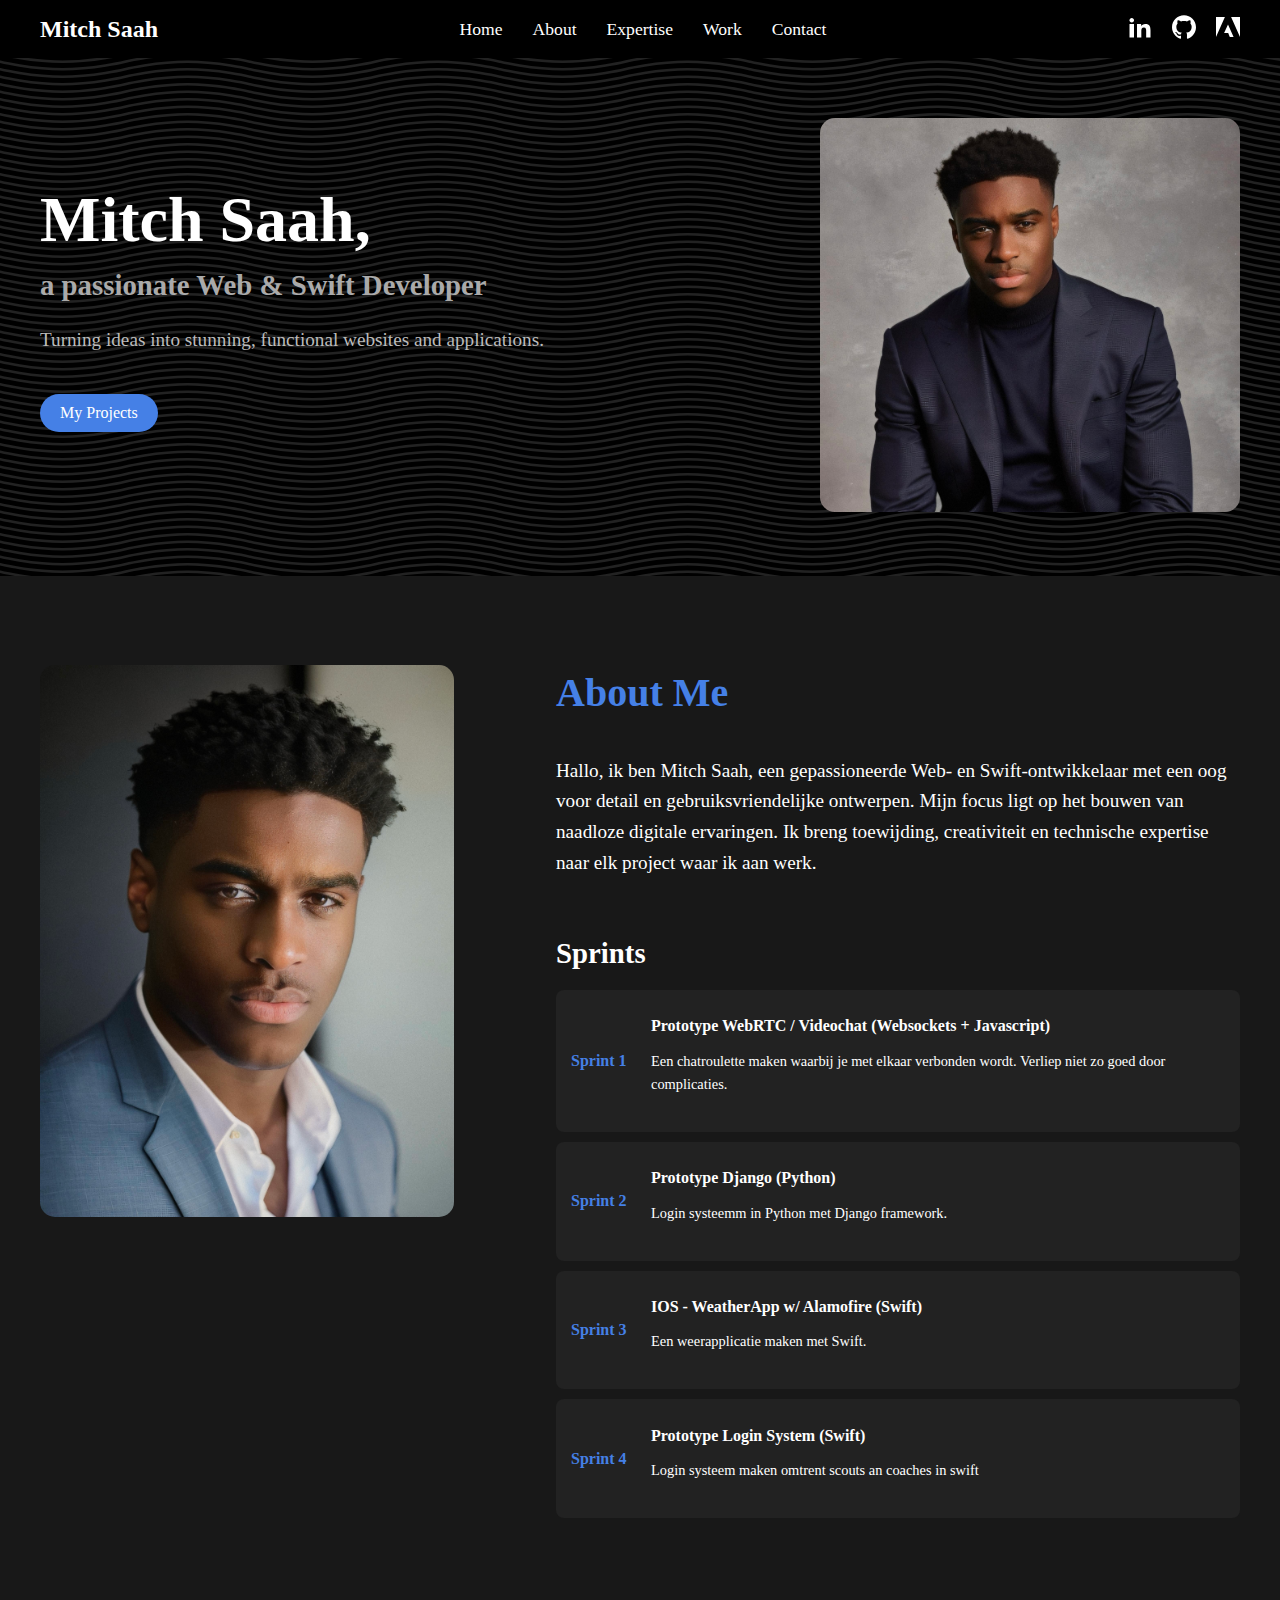
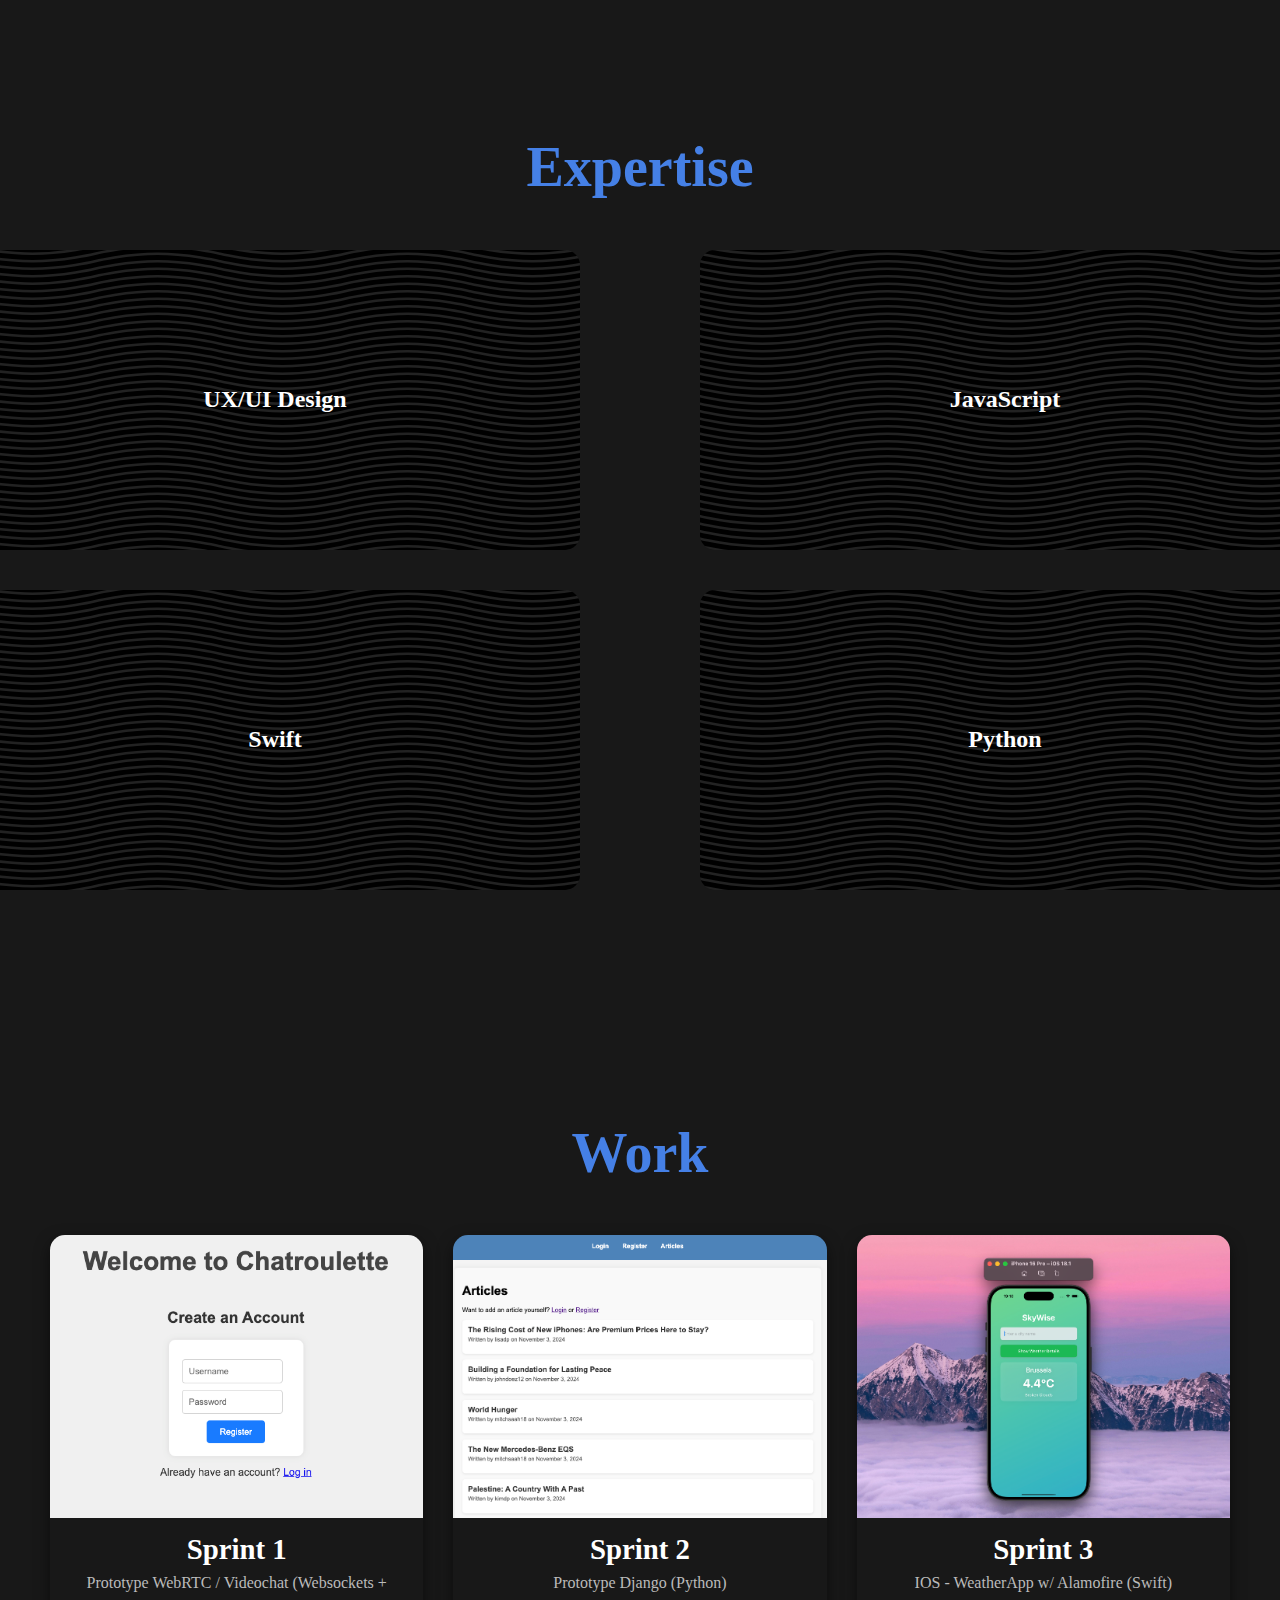
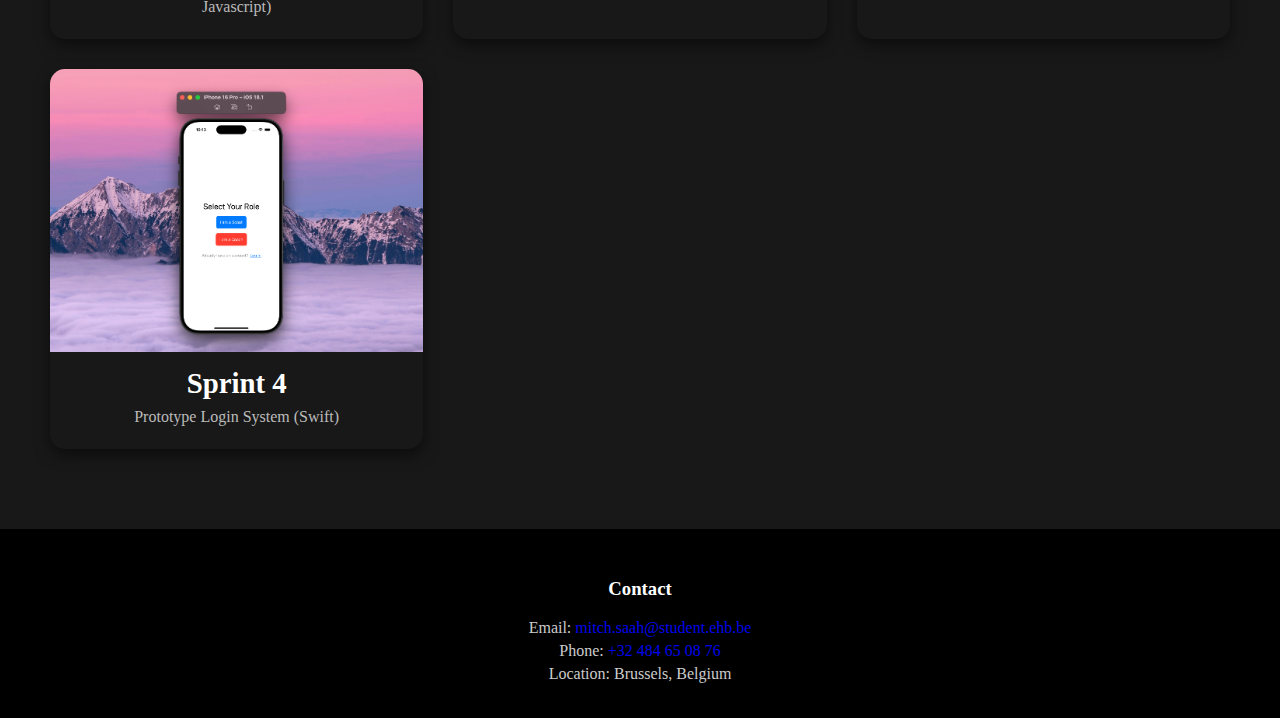
<file: index.html>
<!DOCTYPE html>
<html lang="en">
<head>
    <meta charset="UTF-8">
    <meta name="viewport" content="width=device-width, initial-scale=1.0">
    <link rel="stylesheet" href="styles/style.css">
    <title>Portfolio - Mitch Saah</title>
</head>
<body>
    <nav class="navbar">
        <!-- Logo/Name -->
        <div class="logo">
          <h1>Mitch Saah</h1>
        </div>
  
        <!-- Center Navigation Links -->
        <ul class="nav-links">
          <li><a href="index.html">Home</a></li>
          <li><a href="#about">About</a></li>
          <li><a href="#expertise">Expertise</a></li>
          <li><a href="#work">Work</a></li>
          <li><a href="#footer">Contact</a></li>
        </ul>
  
        <!-- Social Media Links -->
        <div class="social-links">
          <a href="https://www.linkedin.com/in/mitch-saah-420644205/" target="_blank" class="social-icon">
            <svg version="1.1" xmlns="http://www.w3.org/2000/svg" width="32" height="32" viewBox="0 0 32 32">
                <path d="M12 12h5.535v2.837h0.079c0.77-1.381 2.655-2.837 5.464-2.837 5.842 0 6.922 3.637 6.922 8.367v9.633h-5.769v-8.54c0-2.037-0.042-4.657-3.001-4.657-3.005 0-3.463 2.218-3.463 4.509v8.688h-5.767v-18z"></path>
                <path d="M2 12h6v18h-6v-18z"></path>
                <path d="M8 7c0 1.657-1.343 3-3 3s-3-1.343-3-3c0-1.657 1.343-3 3-3s3 1.343 3 3z"></path>
                </svg>
          </a>
          <a href="https://github.com/mitchsaah" target="_blank" class="social-icon">
            <svg version="1.1" xmlns="http://www.w3.org/2000/svg" width="32" height="32" viewBox="0 0 32 32">
                <path d="M16 0.395c-8.836 0-16 7.163-16 16 0 7.069 4.585 13.067 10.942 15.182 0.8 0.148 1.094-0.347 1.094-0.77 0-0.381-0.015-1.642-0.022-2.979-4.452 0.968-5.391-1.888-5.391-1.888-0.728-1.849-1.776-2.341-1.776-2.341-1.452-0.993 0.11-0.973 0.11-0.973 1.606 0.113 2.452 1.649 2.452 1.649 1.427 2.446 3.743 1.739 4.656 1.33 0.143-1.034 0.558-1.74 1.016-2.14-3.554-0.404-7.29-1.777-7.29-7.907 0-1.747 0.625-3.174 1.649-4.295-0.166-0.403-0.714-2.030 0.155-4.234 0 0 1.344-0.43 4.401 1.64 1.276-0.355 2.645-0.532 4.005-0.539 1.359 0.006 2.729 0.184 4.008 0.539 3.054-2.070 4.395-1.64 4.395-1.64 0.871 2.204 0.323 3.831 0.157 4.234 1.026 1.12 1.647 2.548 1.647 4.295 0 6.145-3.743 7.498-7.306 7.895 0.574 0.497 1.085 1.47 1.085 2.963 0 2.141-0.019 3.864-0.019 4.391 0 0.426 0.288 0.925 1.099 0.768 6.354-2.118 10.933-8.113 10.933-15.18 0-8.837-7.164-16-16-16z"></path>
                </svg>
          </a>
            <a href="https://mitchsaah.myportfolio.com" target="_blank" class="social-icon">
                <svg version="1.1" xmlns="http://www.w3.org/2000/svg" width="32" height="32" viewBox="0 0 32 32">
                    <path fill="#f00" d="M20.133 2.667h11.867v26.667zM11.867 2.667h-11.867v26.667zM16 12.533l7.467 16.8h-5.067l-2.133-5.333h-5.467z"></path>
                </svg>
          </a>
        </div>
    </nav>

    <!-- Header -->
    <header>
        <section class="header">
            <div class="header-content">
              <div class="header-text">
                <h1>Mitch Saah,</h1>
                <h2>a passionate Web & Swift Developer</h2>
                <p>Turning ideas into stunning, functional websites and applications.</p>
                <a href="#work" class="btn">My Projects</a>
              </div>
              <div class="header-image">
                <img src="img/photos/mitchsaah-linkedin.jpg" alt="profile-pic">
              </div>
            </div>
        </section>
    </header>

    <section class="about" id="about">
        <!-- Image -->
        <div class="about-image">
          <img src="img/photos/about-picture.jpg" alt="About Me">
        </div>
      
        <!-- Text Content -->
        <div class="about-content">
          <h2>About Me</h2>
          <p>
            Hallo, ik ben Mitch Saah, een gepassioneerde Web- en Swift-ontwikkelaar met een oog voor detail en gebruiksvriendelijke ontwerpen. Mijn focus ligt op het bouwen van naadloze digitale ervaringen. Ik breng toewijding, creativiteit en technische expertise naar elk project waar ik aan werk.
          </p>
      
          <!-- Sprints Section -->
          <div class="sprints">
            <h3>Sprints</h3>
            <div class="sprint-card">
              <div class="sprint-number">Sprint 1</div>
              <div class="details">
                <h4>Prototype WebRTC / Videochat (Websockets + Javascript)</h4>
                <p>Een chatroulette maken waarbij je met elkaar verbonden wordt. Verliep niet zo goed door complicaties.</p>
              </div>
            </div>
            <div class="sprint-card">
              <div class="sprint-number">Sprint 2</div>
              <div class="details">
                <h4>Prototype Django (Python)</h4>
                <p>Login systeemm in Python met Django framework.</p>
              </div>
            </div>
            <div class="sprint-card">
              <div class="sprint-number">Sprint 3</div>
              <div class="details">
                <h4>IOS - WeatherApp w/ Alamofire (Swift)</h4>
                <p>Een weerapplicatie maken met Swift.</p>
              </div>
            </div>
            <div class="sprint-card">
              <div class="sprint-number">Sprint 4</div>
              <div class="details">
                <h4>Prototype Login System (Swift)</h4>
                <p>Login systeem maken omtrent scouts an coaches in swift</p>
              </div>
            </div>
        </div>
    </section>

    <section class="expertise-section" id="expertise">
      <h2 class="expertise-title">Expertise</h2>
      <div class="expertise-container">
        <!-- Left Expertise Column -->
        <div class="expertise-column">
          <div class="expertise-card" data-percentage="90%">
            <div class="expertise-overlay"></div>
            <h3>UX/UI Design</h3>
          </div>
          <div class="expertise-card" data-percentage="75%">
            <div class="expertise-overlay"></div>
            <h3>Swift</h3>
          </div>
        </div>
    
        <!-- Center Portrait -->
        <div class="expertise-image">
          <img src="img/photos/expertise-picture.jpg" alt="Mitch Saah">
        </div>
    
        <!-- Right Expertise Column -->
        <div class="expertise-column">
          <div class="expertise-card" data-percentage="80%">
            <div class="expertise-overlay"></div>
            <h3>JavaScript</h3>
          </div>
          <div class="expertise-card" data-percentage="70%">
            <div class="expertise-overlay"></div>
            <h3>Python</h3>
          </div>
        </div>
      </div>
    </section>

    <section class="work-section" id="work">
      <h2 class="work-title">Work</h2>
      <div class="work-container">
        <!-- Work Card 1 -->
        <a href="html/sprint1.html" class="work-card">
          <div class="work-image">
            <img src="img/sprint-cards-work/sprint1.png" alt="Sprint 1">
          </div>
          <h3>Sprint 1</h3>
          <p>Prototype WebRTC / Videochat (Websockets + Javascript)</p>
        </a>
    
        <!-- Work Card 2 -->
        <a href="html/sprint2.html" class="work-card">
          <div class="work-image">
            <img src="img/sprint-cards-work/sprint2.png" alt="Sprint 2">
          </div>
          <h3>Sprint 2</h3>
          <p>Prototype Django (Python)</p>
        </a>
    
        <!-- Work Card 3 -->
        <a href="html/sprint3.html" class="work-card">
          <div class="work-image">
            <img src="img/sprint-cards-work/sprint3.png" alt="Sprint 3">
          </div>
          <h3>Sprint 3</h3>
          <p>IOS - WeatherApp w/ Alamofire (Swift)</p>
        </a>
    
        <!-- Work Card 4 -->
        <a href="html/sprint4.html" class="work-card">
          <div class="work-image">
            <img src="img/sprint-cards-work/sprint4.png" alt="Sprint 4">
          </div>
          <h3>Sprint 4</h3>
          <p>Prototype Login System (Swift)</p>
        </a>
      </div>
    </section>
  <script src="script.js"></script>
</body>
<footer id="footer">
  <div class="footer-container">
    <!-- Contact Information -->
    <div class="footer-contact">
      <h3>Contact</h3>
      <p>Email: <a href="mailto:mitch.saah@student.ehb.be">mitch.saah@student.ehb.be</a></p>
      <p>Phone: <a href="tel:+32 484 65 08 76">+32 484 65 08 76</a></p>
      <p>Location: Brussels, Belgium</p>
    </div>
  </div>
</footer>
</html>
</file>
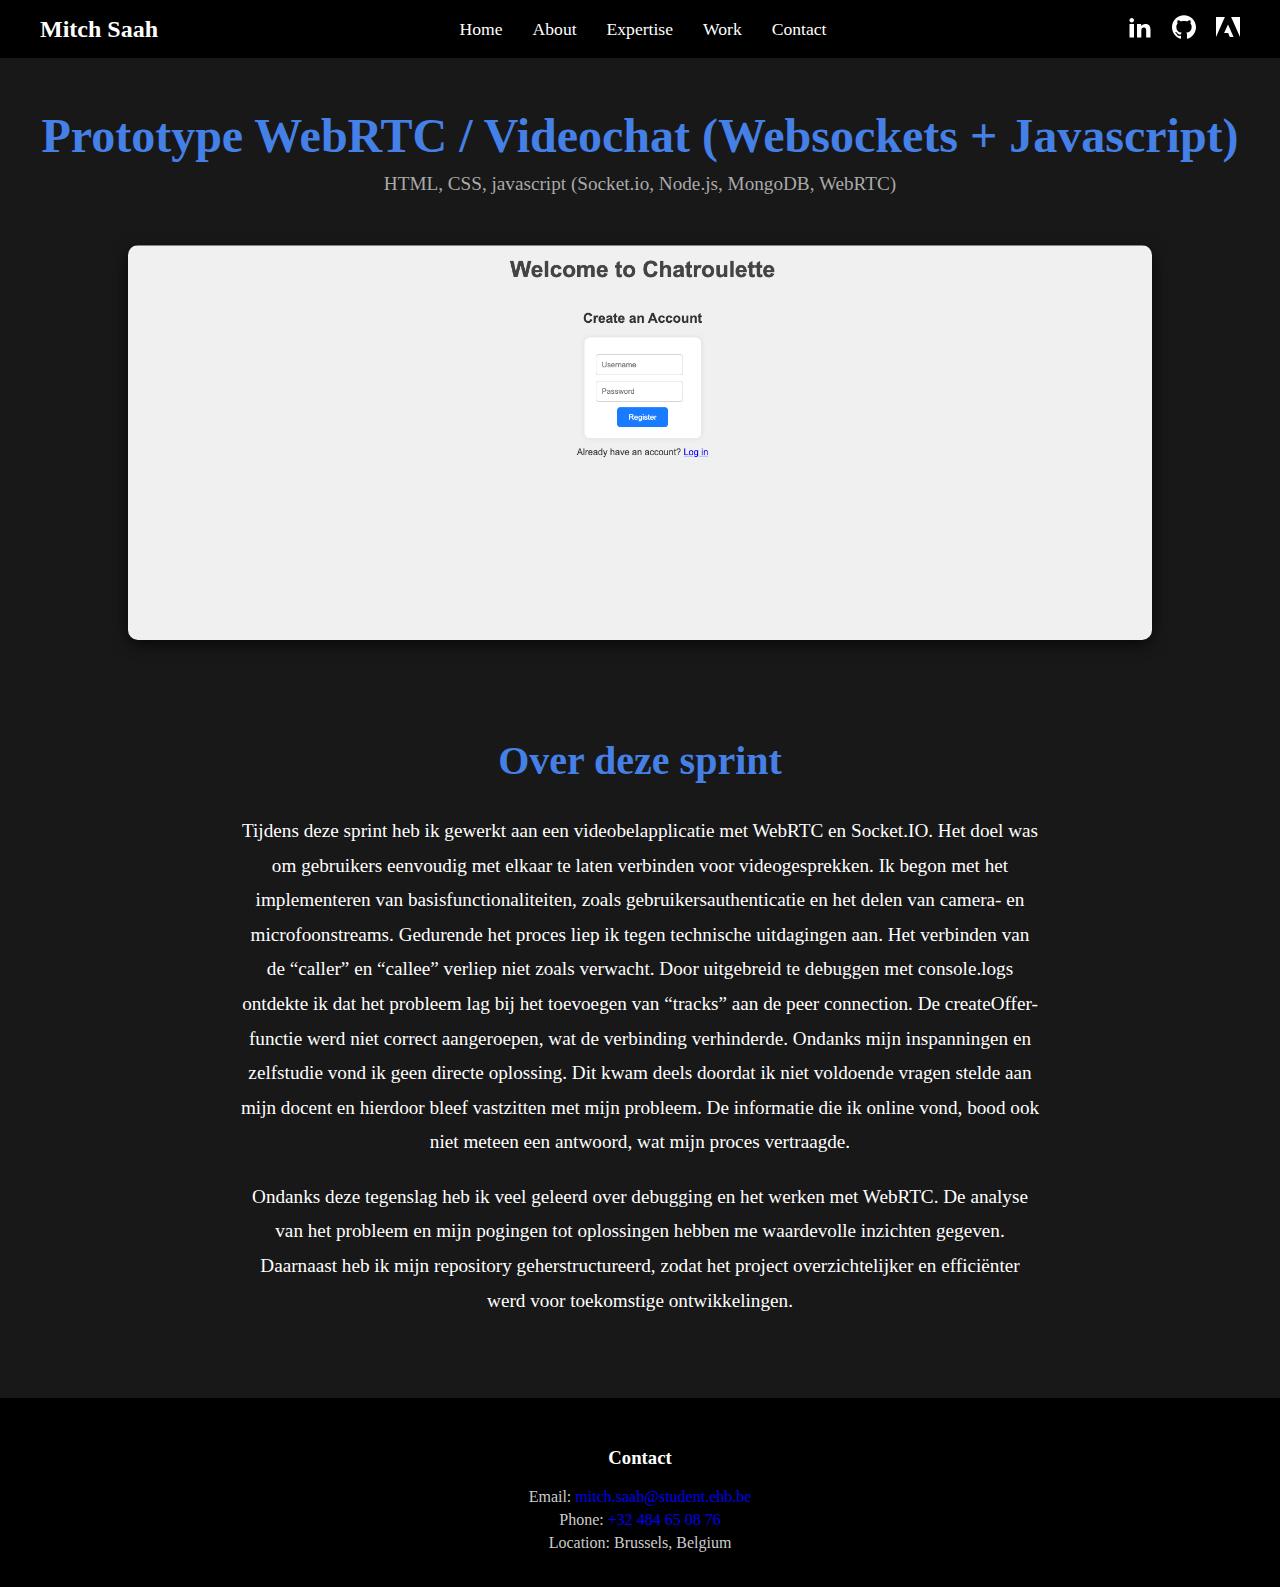
<file: html/sprint1.html>
<!DOCTYPE html>
<html lang="nl">
<head>
  <meta charset="UTF-8">
  <meta name="viewport" content="width=device-width, initial-scale=1.0">
  <title>Sprint 1 - Videobelapplicatie</title>
  <link rel="stylesheet" href="/styles/style.css">
</head>
<body>
    <nav class="navbar">
        <!-- Logo/Name -->
        <div class="logo">
          <h1>Mitch Saah</h1>
        </div>
  
        <!-- Center Navigation Links -->
        <ul class="nav-links">
          <li><a href="/index.html">Home</a></li>
          <li><a href="/index.html">About</a></li>
          <li><a href="/index.html">Expertise</a></li>
          <li><a href="/index.html">Work</a></li>
          <li><a href="#footer">Contact</a></li>
        </ul>
  
        <!-- Social Media Links -->
        <div class="social-links">
          <a href="https://www.linkedin.com/in/mitch-saah-420644205/" target="_blank" class="social-icon">
            <svg version="1.1" xmlns="http://www.w3.org/2000/svg" width="32" height="32" viewBox="0 0 32 32">
                <path d="M12 12h5.535v2.837h0.079c0.77-1.381 2.655-2.837 5.464-2.837 5.842 0 6.922 3.637 6.922 8.367v9.633h-5.769v-8.54c0-2.037-0.042-4.657-3.001-4.657-3.005 0-3.463 2.218-3.463 4.509v8.688h-5.767v-18z"></path>
                <path d="M2 12h6v18h-6v-18z"></path>
                <path d="M8 7c0 1.657-1.343 3-3 3s-3-1.343-3-3c0-1.657 1.343-3 3-3s3 1.343 3 3z"></path>
                </svg>
          </a>
          <a href="https://github.com/mitchsaah" target="_blank" class="social-icon">
            <svg version="1.1" xmlns="http://www.w3.org/2000/svg" width="32" height="32" viewBox="0 0 32 32">
                <path d="M16 0.395c-8.836 0-16 7.163-16 16 0 7.069 4.585 13.067 10.942 15.182 0.8 0.148 1.094-0.347 1.094-0.77 0-0.381-0.015-1.642-0.022-2.979-4.452 0.968-5.391-1.888-5.391-1.888-0.728-1.849-1.776-2.341-1.776-2.341-1.452-0.993 0.11-0.973 0.11-0.973 1.606 0.113 2.452 1.649 2.452 1.649 1.427 2.446 3.743 1.739 4.656 1.33 0.143-1.034 0.558-1.74 1.016-2.14-3.554-0.404-7.29-1.777-7.29-7.907 0-1.747 0.625-3.174 1.649-4.295-0.166-0.403-0.714-2.030 0.155-4.234 0 0 1.344-0.43 4.401 1.64 1.276-0.355 2.645-0.532 4.005-0.539 1.359 0.006 2.729 0.184 4.008 0.539 3.054-2.070 4.395-1.64 4.395-1.64 0.871 2.204 0.323 3.831 0.157 4.234 1.026 1.12 1.647 2.548 1.647 4.295 0 6.145-3.743 7.498-7.306 7.895 0.574 0.497 1.085 1.47 1.085 2.963 0 2.141-0.019 3.864-0.019 4.391 0 0.426 0.288 0.925 1.099 0.768 6.354-2.118 10.933-8.113 10.933-15.18 0-8.837-7.164-16-16-16z"></path>
                </svg>
          </a>
            <a href="https://mitchsaah.myportfolio.com" target="_blank" class="social-icon">
                <svg version="1.1" xmlns="http://www.w3.org/2000/svg" width="32" height="32" viewBox="0 0 32 32">
                    <path fill="#f00" d="M20.133 2.667h11.867v26.667zM11.867 2.667h-11.867v26.667zM16 12.533l7.467 16.8h-5.067l-2.133-5.333h-5.467z"></path>
                </svg>
          </a>
        </div>
    </nav>

  <!-- Sprint Header -->
  <section class="sprint-header">
    <h1>Prototype WebRTC / Videochat (Websockets + Javascript)</h1>
    <p>
      HTML, CSS, javascript (Socket.io, Node.js, MongoDB, WebRTC)
    </p>
    <p>
    </p>
    
  </section>
  <!-- Image Section -->
  <section class="photo-section">
    <img src="/img/sprint1-content/Screenshot 2024-12-10 at 20.08.22.png" alt="Sprint 1 Project" class="photo">
  </section>

  <!-- Concept Section -->
  <section class="concept-section">
    <h2>Over deze sprint</h2>
    <p>
        Tijdens deze sprint heb ik gewerkt aan een videobelapplicatie met WebRTC en Socket.IO. Het doel was om gebruikers eenvoudig met elkaar te laten verbinden voor videogesprekken. Ik begon met het implementeren van basisfunctionaliteiten, zoals gebruikersauthenticatie en het delen van camera- en microfoonstreams.
        Gedurende het proces liep ik tegen technische uitdagingen aan. Het verbinden van de “caller” en “callee” verliep niet zoals verwacht. Door uitgebreid te debuggen met console.logs ontdekte ik dat het probleem lag bij het toevoegen van “tracks” aan de peer connection. De createOffer-functie werd niet correct aangeroepen, wat de verbinding verhinderde. Ondanks mijn inspanningen en zelfstudie vond ik geen directe oplossing. Dit kwam deels doordat ik niet voldoende vragen stelde aan mijn docent en hierdoor bleef vastzitten met mijn probleem. De informatie die ik online vond, bood ook niet meteen een antwoord, wat mijn proces vertraagde.
    </p>
    <p>
        Ondanks deze tegenslag heb ik veel geleerd over debugging en het werken met WebRTC. De analyse van het probleem en mijn pogingen tot oplossingen hebben me waardevolle inzichten gegeven. Daarnaast heb ik mijn repository geherstructureerd, zodat het project overzichtelijker en efficiënter werd voor toekomstige ontwikkelingen.
    </p>
  </section>
</body>
<footer id="footer">
  <div class="footer-container">
    <!-- Contact Information -->
    <div class="footer-contact">
      <h3>Contact</h3>
      <p>Email: <a href="mailto:mitch.saah@student.ehb.be">mitch.saah@student.ehb.be</a></p>
      <p>Phone: <a href="tel:+32 484 65 08 76">+32 484 65 08 76</a></p>
      <p>Location: Brussels, Belgium</p>
    </div>
  </div>
</footer>
</html>
</file>
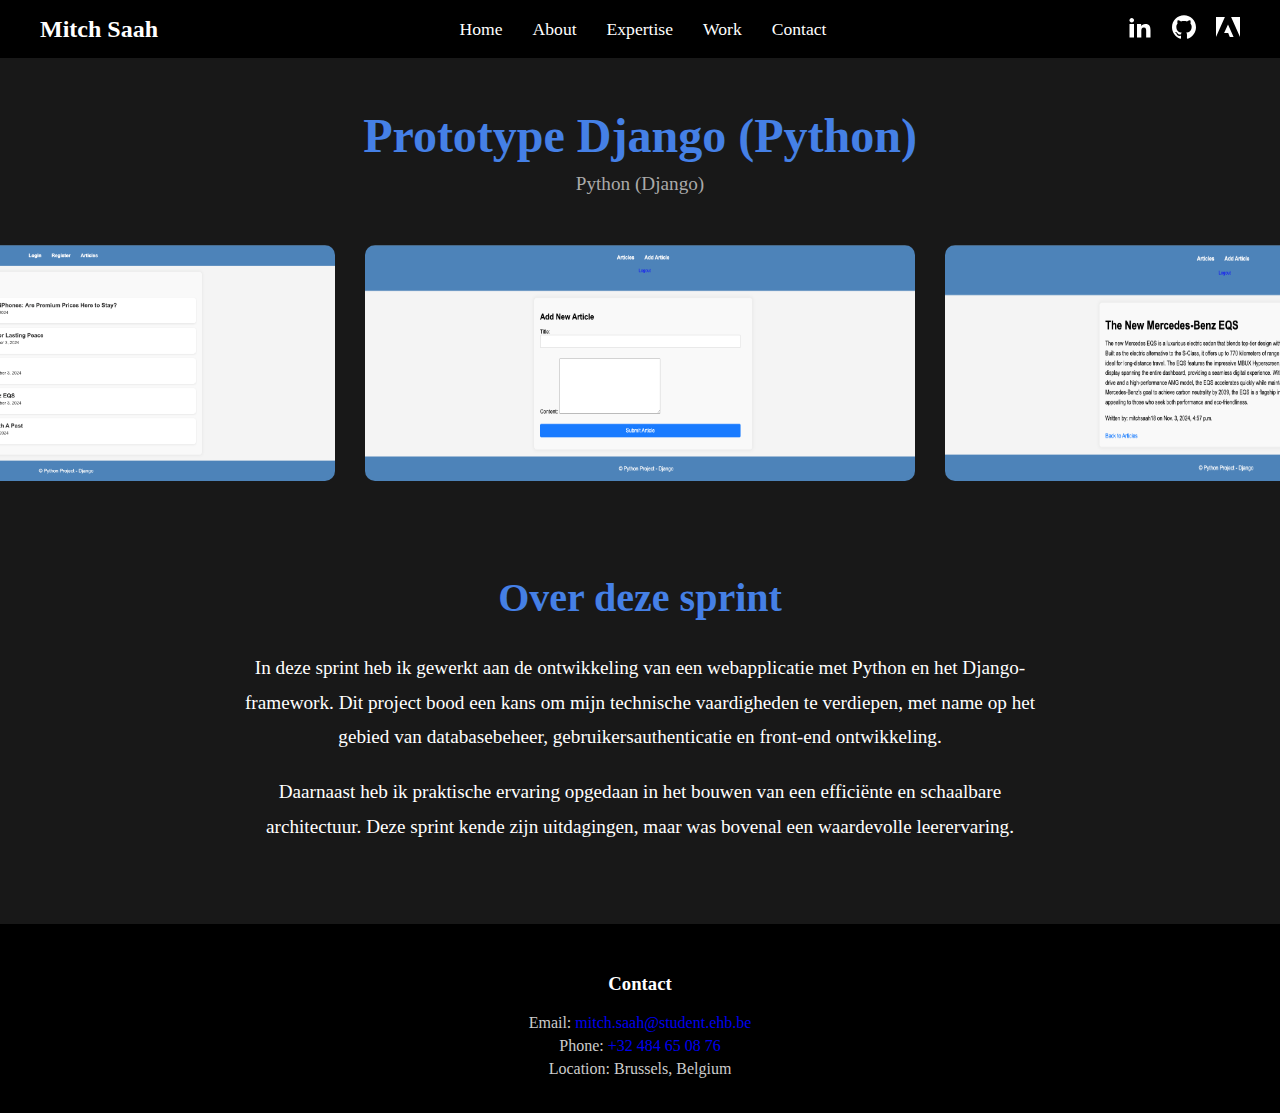
<file: html/sprint2.html>
<!DOCTYPE html>
<html lang="nl">
<head>
  <meta charset="UTF-8">
  <meta name="viewport" content="width=device-width, initial-scale=1.0">
  <title>Sprint 2 - Backend (Django)</title>
  <link rel="stylesheet" href="/styles/style.css">
</head>
<body>
    <nav class="navbar">
        <!-- Logo/Name -->
        <div class="logo">
          <h1>Mitch Saah</h1>
        </div>
  
        <!-- Center Navigation Links -->
        <ul class="nav-links">
          <li><a href="/index.html">Home</a></li>
          <li><a href="/index.html">About</a></li>
          <li><a href="/index.html">Expertise</a></li>
          <li><a href="/index.html">Work</a></li>
          <li><a href="#footer">Contact</a></li>
        </ul>
  
        <!-- Social Media Links -->
        <div class="social-links">
          <a href="https://www.linkedin.com/in/mitch-saah-420644205/" target="_blank" class="social-icon">
            <svg version="1.1" xmlns="http://www.w3.org/2000/svg" width="32" height="32" viewBox="0 0 32 32">
                <path d="M12 12h5.535v2.837h0.079c0.77-1.381 2.655-2.837 5.464-2.837 5.842 0 6.922 3.637 6.922 8.367v9.633h-5.769v-8.54c0-2.037-0.042-4.657-3.001-4.657-3.005 0-3.463 2.218-3.463 4.509v8.688h-5.767v-18z"></path>
                <path d="M2 12h6v18h-6v-18z"></path>
                <path d="M8 7c0 1.657-1.343 3-3 3s-3-1.343-3-3c0-1.657 1.343-3 3-3s3 1.343 3 3z"></path>
                </svg>
          </a>
          <a href="https://github.com/mitchsaah" target="_blank" class="social-icon">
            <svg version="1.1" xmlns="http://www.w3.org/2000/svg" width="32" height="32" viewBox="0 0 32 32">
                <path d="M16 0.395c-8.836 0-16 7.163-16 16 0 7.069 4.585 13.067 10.942 15.182 0.8 0.148 1.094-0.347 1.094-0.77 0-0.381-0.015-1.642-0.022-2.979-4.452 0.968-5.391-1.888-5.391-1.888-0.728-1.849-1.776-2.341-1.776-2.341-1.452-0.993 0.11-0.973 0.11-0.973 1.606 0.113 2.452 1.649 2.452 1.649 1.427 2.446 3.743 1.739 4.656 1.33 0.143-1.034 0.558-1.74 1.016-2.14-3.554-0.404-7.29-1.777-7.29-7.907 0-1.747 0.625-3.174 1.649-4.295-0.166-0.403-0.714-2.030 0.155-4.234 0 0 1.344-0.43 4.401 1.64 1.276-0.355 2.645-0.532 4.005-0.539 1.359 0.006 2.729 0.184 4.008 0.539 3.054-2.070 4.395-1.64 4.395-1.64 0.871 2.204 0.323 3.831 0.157 4.234 1.026 1.12 1.647 2.548 1.647 4.295 0 6.145-3.743 7.498-7.306 7.895 0.574 0.497 1.085 1.47 1.085 2.963 0 2.141-0.019 3.864-0.019 4.391 0 0.426 0.288 0.925 1.099 0.768 6.354-2.118 10.933-8.113 10.933-15.18 0-8.837-7.164-16-16-16z"></path>
                </svg>
          </a>
            <a href="https://mitchsaah.myportfolio.com" target="_blank" class="social-icon">
                <svg version="1.1" xmlns="http://www.w3.org/2000/svg" width="32" height="32" viewBox="0 0 32 32">
                    <path fill="#f00" d="M20.133 2.667h11.867v26.667zM11.867 2.667h-11.867v26.667zM16 12.533l7.467 16.8h-5.067l-2.133-5.333h-5.467z"></path>
                </svg>
          </a>
        </div>
    </nav>

    <!-- Sprint Header -->
    <section class="sprint-header">
        <h1>Prototype Django (Python)</h1>
        <p>
        Python (Django)
        </p>
     </section>

    <!-- Image Gallery Section -->
    <section class="photo-gallery">
        <div class="gallery-grid">
        <img src="/img/sprint2-content/sprint2-1.png" alt="Sprint2-1">
        <img src="/img/sprint2-content/sprint2-2.png" alt="Sprint2-2">
        <img src="/img/sprint2-content/sprint2-3.png" alt="Sprint2-3">
        </div>
    </section>

    <!-- Concept Section -->
    <section class="concept-section">
        <h2>Over deze sprint</h2>
        <p>
            In deze sprint heb ik gewerkt aan de ontwikkeling van een webapplicatie met Python en het Django-framework. Dit project bood een kans om mijn technische vaardigheden te verdiepen, 
            met name op het gebied van databasebeheer, gebruikersauthenticatie en front-end ontwikkeling.
        </p>
        <p>
            Daarnaast heb ik praktische ervaring opgedaan in het bouwen van een efficiënte en schaalbare architectuur. Deze sprint kende zijn uitdagingen, maar was bovenal een waardevolle leerervaring.
        </p>
    </section>
</body>
<footer id="footer">
  <div class="footer-container">
    <!-- Contact Information -->
    <div class="footer-contact">
      <h3>Contact</h3>
      <p>Email: <a href="mailto:mitch.saah@student.ehb.be">mitch.saah@student.ehb.be</a></p>
      <p>Phone: <a href="tel:+32 484 65 08 76">+32 484 65 08 76</a></p>
      <p>Location: Brussels, Belgium</p>
    </div>
  </div>
</footer>
</html>
</file>
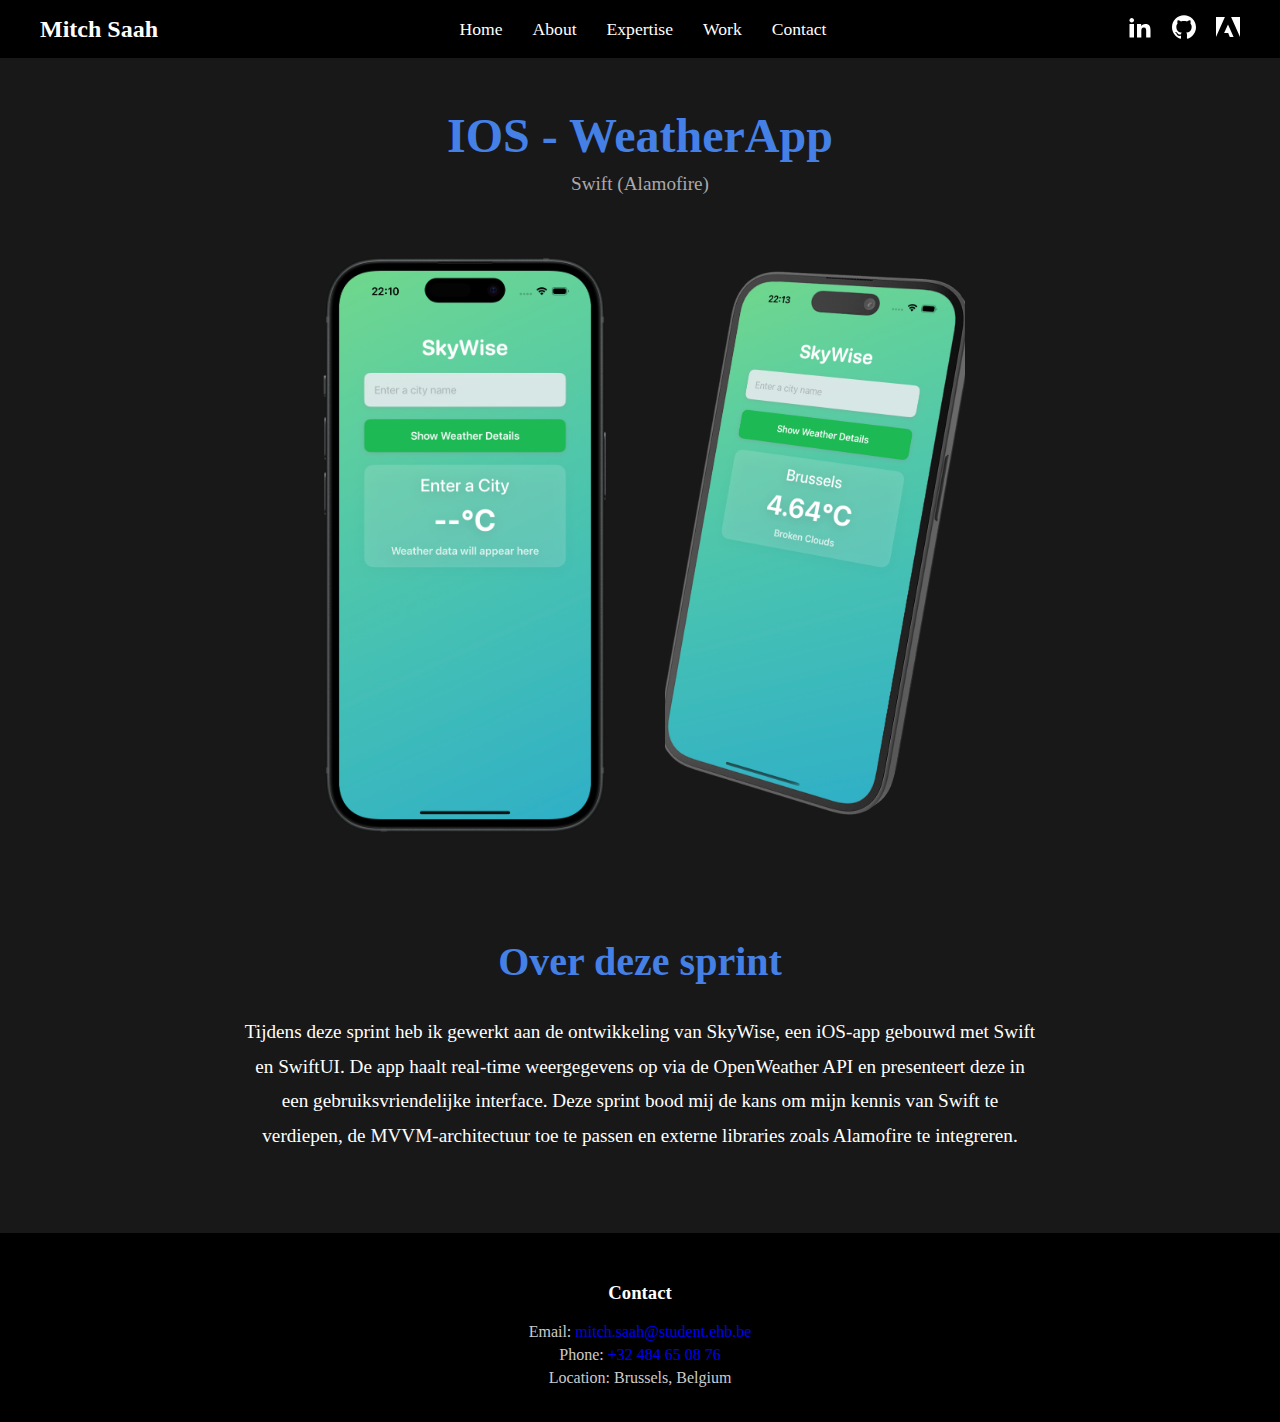
<file: html/sprint3.html>
<!DOCTYPE html>
<html lang="nl">
<head>
  <meta charset="UTF-8">
  <meta name="viewport" content="width=device-width, initial-scale=1.0">
  <title>Sprint 3 - Weerapplicatie</title>
  <link rel="stylesheet" href="/styles/style.css">
</head>
<body>
    <nav class="navbar">
        <!-- Logo/Name -->
        <div class="logo">
          <h1>Mitch Saah</h1>
        </div>
  
        <!-- Center Navigation Links -->
        <ul class="nav-links">
          <li><a href="/index.html">Home</a></li>
          <li><a href="/index.html">About</a></li>
          <li><a href="/index.html">Expertise</a></li>
          <li><a href="/index.html">Work</a></li>
          <li><a href="#footer">Contact</a></li>
        </ul>
  
        <!-- Social Media Links -->
        <div class="social-links">
          <a href="https://www.linkedin.com/in/mitch-saah-420644205/" target="_blank" class="social-icon">
            <svg version="1.1" xmlns="http://www.w3.org/2000/svg" width="32" height="32" viewBox="0 0 32 32">
                <path d="M12 12h5.535v2.837h0.079c0.77-1.381 2.655-2.837 5.464-2.837 5.842 0 6.922 3.637 6.922 8.367v9.633h-5.769v-8.54c0-2.037-0.042-4.657-3.001-4.657-3.005 0-3.463 2.218-3.463 4.509v8.688h-5.767v-18z"></path>
                <path d="M2 12h6v18h-6v-18z"></path>
                <path d="M8 7c0 1.657-1.343 3-3 3s-3-1.343-3-3c0-1.657 1.343-3 3-3s3 1.343 3 3z"></path>
                </svg>
          </a>
          <a href="https://github.com/mitchsaah" target="_blank" class="social-icon">
            <svg version="1.1" xmlns="http://www.w3.org/2000/svg" width="32" height="32" viewBox="0 0 32 32">
                <path d="M16 0.395c-8.836 0-16 7.163-16 16 0 7.069 4.585 13.067 10.942 15.182 0.8 0.148 1.094-0.347 1.094-0.77 0-0.381-0.015-1.642-0.022-2.979-4.452 0.968-5.391-1.888-5.391-1.888-0.728-1.849-1.776-2.341-1.776-2.341-1.452-0.993 0.11-0.973 0.11-0.973 1.606 0.113 2.452 1.649 2.452 1.649 1.427 2.446 3.743 1.739 4.656 1.33 0.143-1.034 0.558-1.74 1.016-2.14-3.554-0.404-7.29-1.777-7.29-7.907 0-1.747 0.625-3.174 1.649-4.295-0.166-0.403-0.714-2.030 0.155-4.234 0 0 1.344-0.43 4.401 1.64 1.276-0.355 2.645-0.532 4.005-0.539 1.359 0.006 2.729 0.184 4.008 0.539 3.054-2.070 4.395-1.64 4.395-1.64 0.871 2.204 0.323 3.831 0.157 4.234 1.026 1.12 1.647 2.548 1.647 4.295 0 6.145-3.743 7.498-7.306 7.895 0.574 0.497 1.085 1.47 1.085 2.963 0 2.141-0.019 3.864-0.019 4.391 0 0.426 0.288 0.925 1.099 0.768 6.354-2.118 10.933-8.113 10.933-15.18 0-8.837-7.164-16-16-16z"></path>
                </svg>
          </a>
            <a href="https://mitchsaah.myportfolio.com" target="_blank" class="social-icon">
                <svg version="1.1" xmlns="http://www.w3.org/2000/svg" width="32" height="32" viewBox="0 0 32 32">
                    <path fill="#f00" d="M20.133 2.667h11.867v26.667zM11.867 2.667h-11.867v26.667zM16 12.533l7.467 16.8h-5.067l-2.133-5.333h-5.467z"></path>
                </svg>
          </a>
        </div>
    </nav>

    <!-- Sprint Header -->
    <section class="sprint-header">
        <h1>IOS - WeatherApp</h1>
        <p>
        Swift (Alamofire)
        </p>
     </section>

    <!-- Portrait Gallery Section -->
  <section class="sprint3-gallery">
    <div class="sprint3-grid">
      <img src="/img/sprint3-content/mockup1.png" alt="iPhone Mockup 1">
      <img src="/img/sprint3-content/mockup2.png" alt="iPhone Mockup 2">
    </div>
  </section>

    <!-- Concept Section -->
    <section class="concept-section">
        <h2>Over deze sprint</h2>
        <p>
          Tijdens deze sprint heb ik gewerkt aan de ontwikkeling van SkyWise, een iOS-app gebouwd met Swift en SwiftUI. 
          De app haalt real-time weergegevens op via de OpenWeather API en presenteert deze in een gebruiksvriendelijke 
          interface. Deze sprint bood mij de kans om mijn kennis van Swift te verdiepen, de MVVM-architectuur toe te passen 
          en externe libraries zoals Alamofire te integreren.
        </p>
    </section>
</body>
<footer id="footer">
  <div class="footer-container">
    <!-- Contact Information -->
    <div class="footer-contact">
      <h3>Contact</h3>
      <p>Email: <a href="mailto:mitch.saah@student.ehb.be">mitch.saah@student.ehb.be</a></p>
      <p>Phone: <a href="tel:+32 484 65 08 76">+32 484 65 08 76</a></p>
      <p>Location: Brussels, Belgium</p>
    </div>
  </div>
</footer>
</html>
</file>
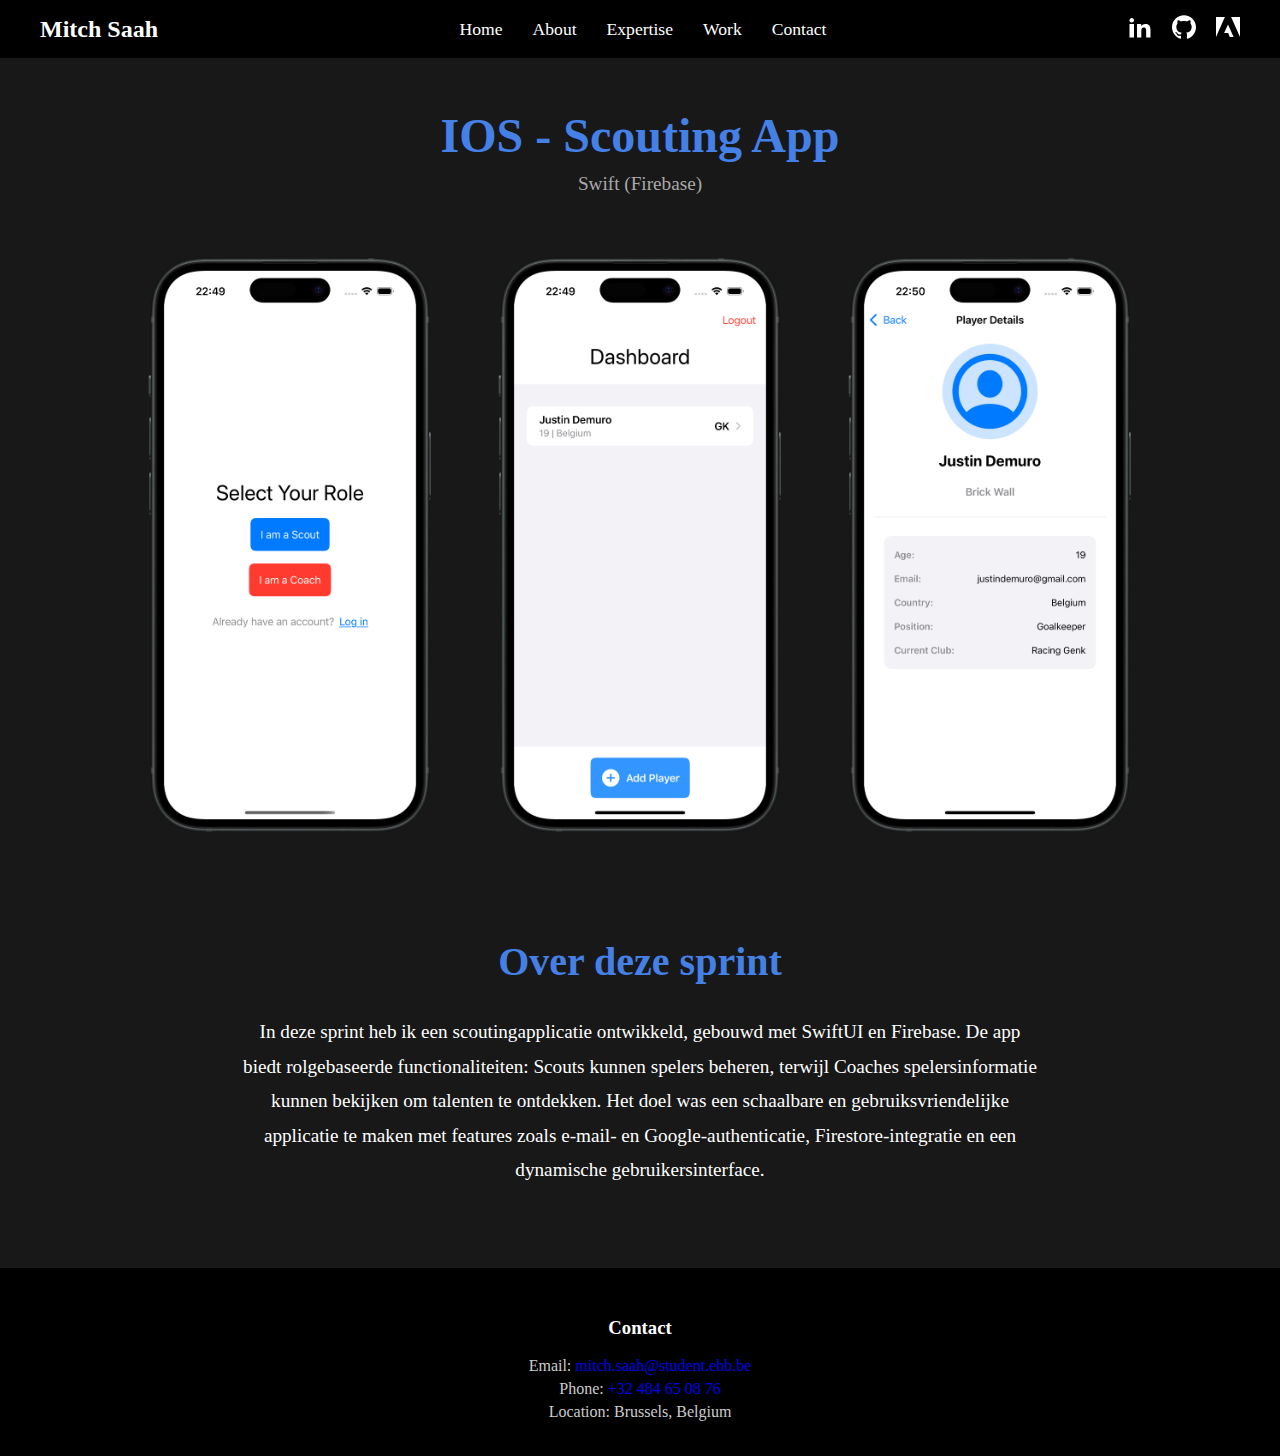
<file: html/sprint4.html>
<!DOCTYPE html>
<html lang="nl">
<head>
  <meta charset="UTF-8">
  <meta name="viewport" content="width=device-width, initial-scale=1.0">
  <title>Sprint 4 - Scouting Applicatie</title>
  <link rel="stylesheet" href="/styles/style.css">
</head>
<body>
    <nav class="navbar">
        <!-- Logo/Name -->
        <div class="logo">
          <h1>Mitch Saah</h1>
        </div>
  
        <!-- Center Navigation Links -->
        <ul class="nav-links">
          <li><a href="/index.html">Home</a></li>
          <li><a href="/index.html">About</a></li>
          <li><a href="/index.html">Expertise</a></li>
          <li><a href="/index.html">Work</a></li>
          <li><a href="#footer">Contact</a></li>
        </ul>
  
        <!-- Social Media Links -->
        <div class="social-links">
          <a href="https://www.linkedin.com/in/mitch-saah-420644205/" target="_blank" class="social-icon">
            <svg version="1.1" xmlns="http://www.w3.org/2000/svg" width="32" height="32" viewBox="0 0 32 32">
                <path d="M12 12h5.535v2.837h0.079c0.77-1.381 2.655-2.837 5.464-2.837 5.842 0 6.922 3.637 6.922 8.367v9.633h-5.769v-8.54c0-2.037-0.042-4.657-3.001-4.657-3.005 0-3.463 2.218-3.463 4.509v8.688h-5.767v-18z"></path>
                <path d="M2 12h6v18h-6v-18z"></path>
                <path d="M8 7c0 1.657-1.343 3-3 3s-3-1.343-3-3c0-1.657 1.343-3 3-3s3 1.343 3 3z"></path>
                </svg>
          </a>
          <a href="https://github.com/mitchsaah" target="_blank" class="social-icon">
            <svg version="1.1" xmlns="http://www.w3.org/2000/svg" width="32" height="32" viewBox="0 0 32 32">
                <path d="M16 0.395c-8.836 0-16 7.163-16 16 0 7.069 4.585 13.067 10.942 15.182 0.8 0.148 1.094-0.347 1.094-0.77 0-0.381-0.015-1.642-0.022-2.979-4.452 0.968-5.391-1.888-5.391-1.888-0.728-1.849-1.776-2.341-1.776-2.341-1.452-0.993 0.11-0.973 0.11-0.973 1.606 0.113 2.452 1.649 2.452 1.649 1.427 2.446 3.743 1.739 4.656 1.33 0.143-1.034 0.558-1.74 1.016-2.14-3.554-0.404-7.29-1.777-7.29-7.907 0-1.747 0.625-3.174 1.649-4.295-0.166-0.403-0.714-2.030 0.155-4.234 0 0 1.344-0.43 4.401 1.64 1.276-0.355 2.645-0.532 4.005-0.539 1.359 0.006 2.729 0.184 4.008 0.539 3.054-2.070 4.395-1.64 4.395-1.64 0.871 2.204 0.323 3.831 0.157 4.234 1.026 1.12 1.647 2.548 1.647 4.295 0 6.145-3.743 7.498-7.306 7.895 0.574 0.497 1.085 1.47 1.085 2.963 0 2.141-0.019 3.864-0.019 4.391 0 0.426 0.288 0.925 1.099 0.768 6.354-2.118 10.933-8.113 10.933-15.18 0-8.837-7.164-16-16-16z"></path>
                </svg>
          </a>
            <a href="https://mitchsaah.myportfolio.com" target="_blank" class="social-icon">
                <svg version="1.1" xmlns="http://www.w3.org/2000/svg" width="32" height="32" viewBox="0 0 32 32">
                    <path fill="#f00" d="M20.133 2.667h11.867v26.667zM11.867 2.667h-11.867v26.667zM16 12.533l7.467 16.8h-5.067l-2.133-5.333h-5.467z"></path>
                </svg>
          </a>
        </div>
    </nav>

    <!-- Sprint Header -->
    <section class="sprint-header">
        <h1>IOS - Scouting App</h1>
        <p>
        Swift (Firebase)
        </p>
     </section>

    <!-- Portrait Gallery Section -->
  <section class="sprint3-gallery">
    <div class="sprint3-grid">
      <img src="/img/sprint4-content/role-selection.png" alt="iPhone Mockup 1">
      <img src="/img/sprint4-content/dashboard.png" alt="iPhone Mockup 2">
      <img src="/img/sprint4-content/playerdetails.png" alt="iPhone Mockup 3">
    </div>
  </section>

    <!-- Concept Section -->
    <section class="concept-section">
        <h2>Over deze sprint</h2>
        <p>
            In deze sprint heb ik een scoutingapplicatie ontwikkeld, gebouwd met SwiftUI en Firebase. De app biedt 
            rolgebaseerde functionaliteiten: Scouts kunnen spelers beheren, terwijl Coaches spelersinformatie kunnen 
            bekijken om talenten te ontdekken. Het doel was een schaalbare en gebruiksvriendelijke applicatie te maken met 
            features zoals e-mail- en Google-authenticatie, Firestore-integratie en een dynamische gebruikersinterface.
        </p>
    </section>
</body>
<footer id="footer">
  <div class="footer-container">
      <!-- Contact Information -->
      <div class="footer-contact">
        <h3>Contact</h3>
        <p>Email: <a href="mailto:mitch.saah@student.ehb.be">mitch.saah@student.ehb.be</a></p>
        <p>Phone: <a href="tel:+32 484 65 08 76">+32 484 65 08 76</a></p>
        <p>Location: Brussels, Belgium</p>
      </div>
   </div>
</footer>
</html>
</file>
<file: styles/style.css>
/* General Reset */
body, h1, ul, li, a {
    margin: 0;
    padding: 0;
    font-family: "Poppins";
    text-decoration: none;
    list-style: none;
}
  
body {
    background-color: #181818;
    color: white;
}
  
/* Navbar Container */
.navbar {
     display: flex;
    align-items: center;
    justify-content: space-between;
    padding: 15px 40px;
    background-color: #000;
 }
  
/* Logo */
.logo h1 {
    font-size: 1.5em;
    color: white;
}
  
/* Navigation Links */
  .nav-links {
    display: flex;
    gap: 30px;
}
  
.nav-links li {
    list-style: none;
}
  
.nav-links a {
     color: white;
    font-size: 1.1em;
    transition: color 0.3s;
}
  
.nav-links a:hover {
    color: #00aced;
}
  
/* Social Links */
.social-links {
    display: flex;
    gap: 20px;
    align-items: center;
  }
  
  .social-icon svg {
    width: 24px; 
    height: 24px; 
  }
  
  .social-icon svg path {
    fill: white; 
    transition: fill 0.3s ease; 
  }
  
  .social-icon:hover svg path {
    fill: #00aced;
}

/* Header Section */
.header {
    display: flex;
    justify-content: space-between;
    align-items: center;
    background-color: #000000;
    background-image: url("data:image/svg+xml,%3Csvg xmlns='http://www.w3.org/2000/svg' width='250' height='30' viewBox='0 0 1000 120'%3E%3Cg fill='none' stroke='%23222' stroke-width='10' %3E%3Cpath d='M-500 75c0 0 125-30 250-30S0 75 0 75s125 30 250 30s250-30 250-30s125-30 250-30s250 30 250 30s125 30 250 30s250-30 250-30'/%3E%3Cpath d='M-500 45c0 0 125-30 250-30S0 45 0 45s125 30 250 30s250-30 250-30s125-30 250-30s250 30 250 30s125 30 250 30s250-30 250-30'/%3E%3Cpath d='M-500 105c0 0 125-30 250-30S0 105 0 105s125 30 250 30s250-30 250-30s125-30 250-30s250 30 250 30s125 30 250 30s250-30 250-30'/%3E%3Cpath d='M-500 15c0 0 125-30 250-30S0 15 0 15s125 30 250 30s250-30 250-30s125-30 250-30s250 30 250 30s125 30 250 30s250-30 250-30'/%3E%3Cpath d='M-500-15c0 0 125-30 250-30S0-15 0-15s125 30 250 30s250-30 250-30s125-30 250-30s250 30 250 30s125 30 250 30s250-30 250-30'/%3E%3Cpath d='M-500 135c0 0 125-30 250-30S0 135 0 135s125 30 250 30s250-30 250-30s125-30 250-30s250 30 250 30s125 30 250 30s250-30 250-30'/%3E%3C/g%3E%3C/svg%3E");
    padding: 60px 40px;
}
  
.header-content {
    display: flex;
    justify-content: space-between;
    align-items: center;
    width: 100%;
}
  
.header-text {
    max-width: 50%;
    margin-top: -20px; 
}
  
.header-text h1 {
    font-size: 4em; 
    line-height: 1.2;
    color: white;
    font-weight: bold;
}
  
.header-text h2 {
    font-size: 1.8em; 
    color: #aaa;
    margin-top: 10px;
}
  
.header-text p {
    margin-top: 15px;
    font-size: 1.2em;
    line-height: 1.5;
    color: #bbb;
}
  
.btn {
    display: inline-block;
    margin-top: 20px;
    padding: 10px 20px;
    background-color: #4580e6; 
    color: white;
    font-size: 1em;
    border-radius: 25px;
    text-align: center;
}
  
.btn:hover {
    background-color: #00aced;
    transition: 0.2s;
}
  
.header-image {
    max-width: 35%;
}
  
.header-image img {
    max-width: 100%;
    border-radius: 15px;
    object-fit: cover;
}

/* About Section */
.about {
    display: flex;
    justify-content: space-between; 
    align-items: flex-start; 
    padding: 60px 40px;
    gap: 5%;
}
  
.about-image {
    flex: 0.4; 
    max-width: 34.5%; 
}
  
.about-image img {
    margin-top: 7%;
    width: 100%;
    height: auto;
    border-radius: 15px; 
}
  
.about-content {
    flex: 0.6; 
    max-width: 60%;
    display: flex;
    flex-direction: column;
}
  
.about-content h2 {
    font-size: 2.5em; 
    margin-bottom: 20px;
    color: #4580e6; 
}
  
.about-content p {
    font-size: 1.2em;
    line-height: 1.6;
    margin-bottom: 30px;
}
  
/* Sprints Section */
.sprints h3 {
    font-size: 1.8em;
    margin-bottom: 20px;
}
  
.sprint-card {
    display: flex;
    align-items: center;
    padding: 6px 15px; 
    background: #222; 
    border-radius: 8px; 
    margin-bottom: 10px; 
}
  
.sprint-card .sprint-number {
    font-size: 1em; 
    font-weight: bold;
    color: #4580e6; 
    min-width: 80px; 
}
  
.sprint-card .details h4 {
    margin-bottom: 5px;
}
  
.sprint-card .details p {
    font-size: 0.9em; 
}

/* Expertise Section */
.expertise-section {
    padding: 100px 50px; 
    text-align: center;
}
  
.expertise-title {
    font-size: 3.5em; 
    font-weight: bold;
    color: #4580e6;
}
  
.expertise-container {
    display: flex;
    justify-content: center;
    align-items: center;
    gap: 60px; 
}
  
.expertise-column {
    display: flex;
    flex-direction: column;
    gap: 40px; 
}
  
.expertise-card {
    position: relative;
    background-color: #000000;
    background-image: url("data:image/svg+xml,%3Csvg xmlns='http://www.w3.org/2000/svg' width='250' height='30' viewBox='0 0 1000 120'%3E%3Cg fill='none' stroke='%23222' stroke-width='10' %3E%3Cpath d='M-500 75c0 0 125-30 250-30S0 75 0 75s125 30 250 30s250-30 250-30s125-30 250-30s250 30 250 30s125 30 250 30s250-30 250-30'/%3E%3Cpath d='M-500 45c0 0 125-30 250-30S0 45 0 45s125 30 250 30s250-30 250-30s125-30 250-30s250 30 250 30s125 30 250 30s250-30 250-30'/%3E%3Cpath d='M-500 105c0 0 125-30 250-30S0 105 0 105s125 30 250 30s250-30 250-30s125-30 250-30s250 30 250 30s125 30 250 30s250-30 250-30'/%3E%3Cpath d='M-500 15c0 0 125-30 250-30S0 15 0 15s125 30 250 30s250-30 250-30s125-30 250-30s250 30 250 30s125 30 250 30s250-30 250-30'/%3E%3Cpath d='M-500-15c0 0 125-30 250-30S0-15 0-15s125 30 250 30s250-30 250-30s125-30 250-30s250 30 250 30s125 30 250 30s250-30 250-30'/%3E%3Cpath d='M-500 135c0 0 125-30 250-30S0 135 0 135s125 30 250 30s250-30 250-30s125-30 250-30s250 30 250 30s125 30 250 30s250-30 250-30'/%3E%3C/g%3E%3C/svg%3E");    border-radius: 15px;
    height: 300px; 
    width: 610px; 
    display: flex;
    align-items: center;
    justify-content: center;
    overflow: hidden;
    cursor: pointer;
}
  
.expertise-card:hover {
    transform: scale(1.1); 
    box-shadow: 0 10px 25px rgba(0, 0, 0, 0.8);
    transition: 0.3s ease;
}
  
/* Expertise Overlay */
.expertise-overlay {
    position: absolute;
    inset: 0; 
    background: rgba(0, 0, 0, 0.85); 
    opacity: 0; 
    transition: opacity 0.4s ease-in-out; 
    display: flex;
    align-items: center;
    justify-content: center;
}
  
.expertise-overlay span {
    font-size: 2em; 
    font-weight: bold;
}
  
.expertise-card:hover .expertise-overlay {
    opacity: 1; 
}
  
.expertise-card h3 {
    position: relative;
    z-index: 2; 
    font-size: 1.5em; 
    font-weight: bold;
    text-align: center;
}
  
.expertise-card:hover h3 {
    visibility: hidden; 
}
  
/* Expertise Image */
.expertise-image {
    border-radius: 15px;
    overflow: hidden;
    height: 650px; 
    width: 600px; 
    display: flex;
    justify-content: center;
    align-items: center;
}
  
.expertise-image img {
    width: 100%;
    height: 100%;
    object-fit: cover;
}

/* Work Section */
.work-section {
    background-color: #181818;
    padding: 80px 50px;
    text-align: center;
  }
  
  .work-title {
    font-size: 3.5em;
    font-weight: bold;
    color: #4580e6;
    margin-bottom: 50px;
  }
  
  .work-container {
    display: grid;
    grid-template-columns: repeat(auto-fit, minmax(300px, 1fr));
    gap: 30px;
    justify-items: center;
  }
  
  .work-card {
    text-decoration: none;
    color: inherit;
    border-radius: 15px;
    overflow: hidden;
    box-shadow: 0 6px 15px rgba(0, 0, 0, 0.5);
    transition: transform 0.3s ease, box-shadow 0.3s ease;
    display: flex;
    flex-direction: column;
    align-items: center;
  }
  
  .work-card:hover {
    transform: scale(1.05);
    box-shadow: 0 10px 25px rgba(0, 0, 0, 0.8);
  }
  
  .work-image img {
    width: 100%;
    height: auto;
    display: block;
  }
  
  .work-card h3 {
    margin: 15px 0 5px 0; 
    font-size: 1.8em;
    font-weight: bold;
    text-align: center;
  }
  
  .work-card p {
    font-size: 1em; 
    color: #bbb; 
    text-align: center;
    margin: 0 15px 20px 15px;
    line-height: 1.5;
  }

  /* Sprint Header */
  .sprint-header {
    text-align: center;
    padding: 50px 20px;
  }
  
  .sprint-header h1 {
    font-size: 3em;
    margin-bottom: 10px;
    color: #4580e6;
  }
  
  .sprint-header p {
    font-size: 1.2em;
    max-width: 800px;
    margin: 0 auto;
    color: #aaa;
  }
  
  /* Photo Section */
  .photo-section {
    text-align: center;
  }
  
  .photo {
    max-width: 80%;
    height: auto;
    border-radius: 10px;
    box-shadow: 0 4px 15px rgba(0, 0, 0, 0.7);
    margin: auto;
  }
  
  /* Concept Section */
  .concept-section {
    padding: 60px 20px;
    text-align: center;
  }
  
  .concept-section h2 {
    font-size: 2.5em;
    margin-bottom: 30px;
    color: #4580e6;
  }
  
  .concept-section p {
    font-size: 1.2em;
    max-width: 800px;
    margin: 0 auto 20px;
    line-height: 1.8;
  }


/* SPRINT 2*/
/* Photo Gallery */
.gallery-grid {
    display: flex;
    gap: 30px; 
    justify-content: center;
}
  
.gallery-grid img {
    width: 100%;
    max-width: 550px; 
    height: auto;
    border-radius: 10px;
    transition: transform 0.3s ease, box-shadow 0.3s ease;
}
  
.gallery-grid img:hover {
    transform: scale(1.05); 
}

/* Sprint 3 Specific Gallery */
  .sprint3-grid {
    display: flex;
    justify-content: center;
    gap: 50px; 
  }
  
  .sprint3-grid img {
    width: 300px; 
    height: 600px; 
    object-fit: cover; 
    border-radius: 20px; 
    transition: transform 0.3s ease;
  }
  
  .sprint3-grid img:hover {
    transform: scale(1.05); /* Subtle zoom effect */
  }

  /* Footer Styles */
  #footer {
    background-color: #000; 
    padding: 30px 10px;
    text-align: center;
  }
  
#footer-container {
    display: flex;
    flex-direction: column;
    gap: 20px; 
  }
  
#footer p, .footer a {
    font-size: 1em;
    color: #ccc;
    text-decoration: none;
    margin: 5px 0;
  }
  
#footer a:hover {
    color: #4580e6; 
    transition: 0.2s;
}
</file>
